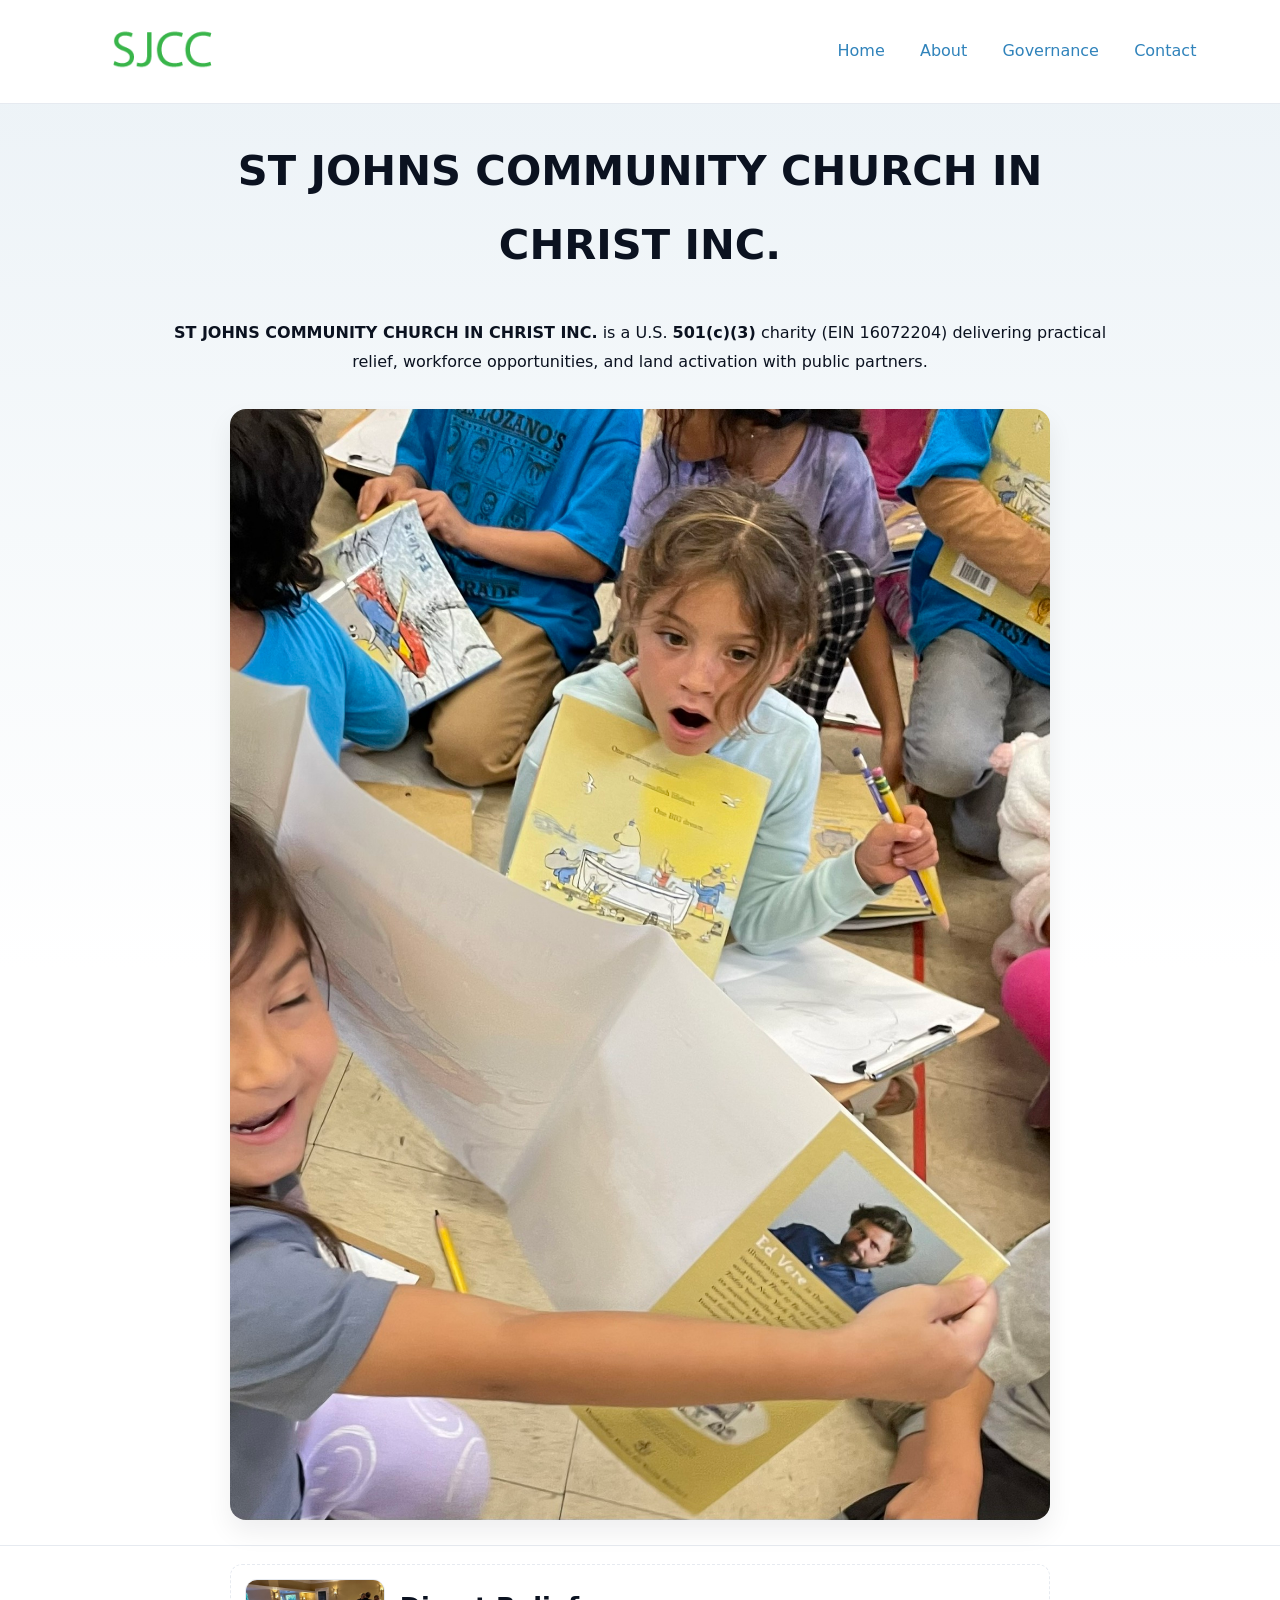
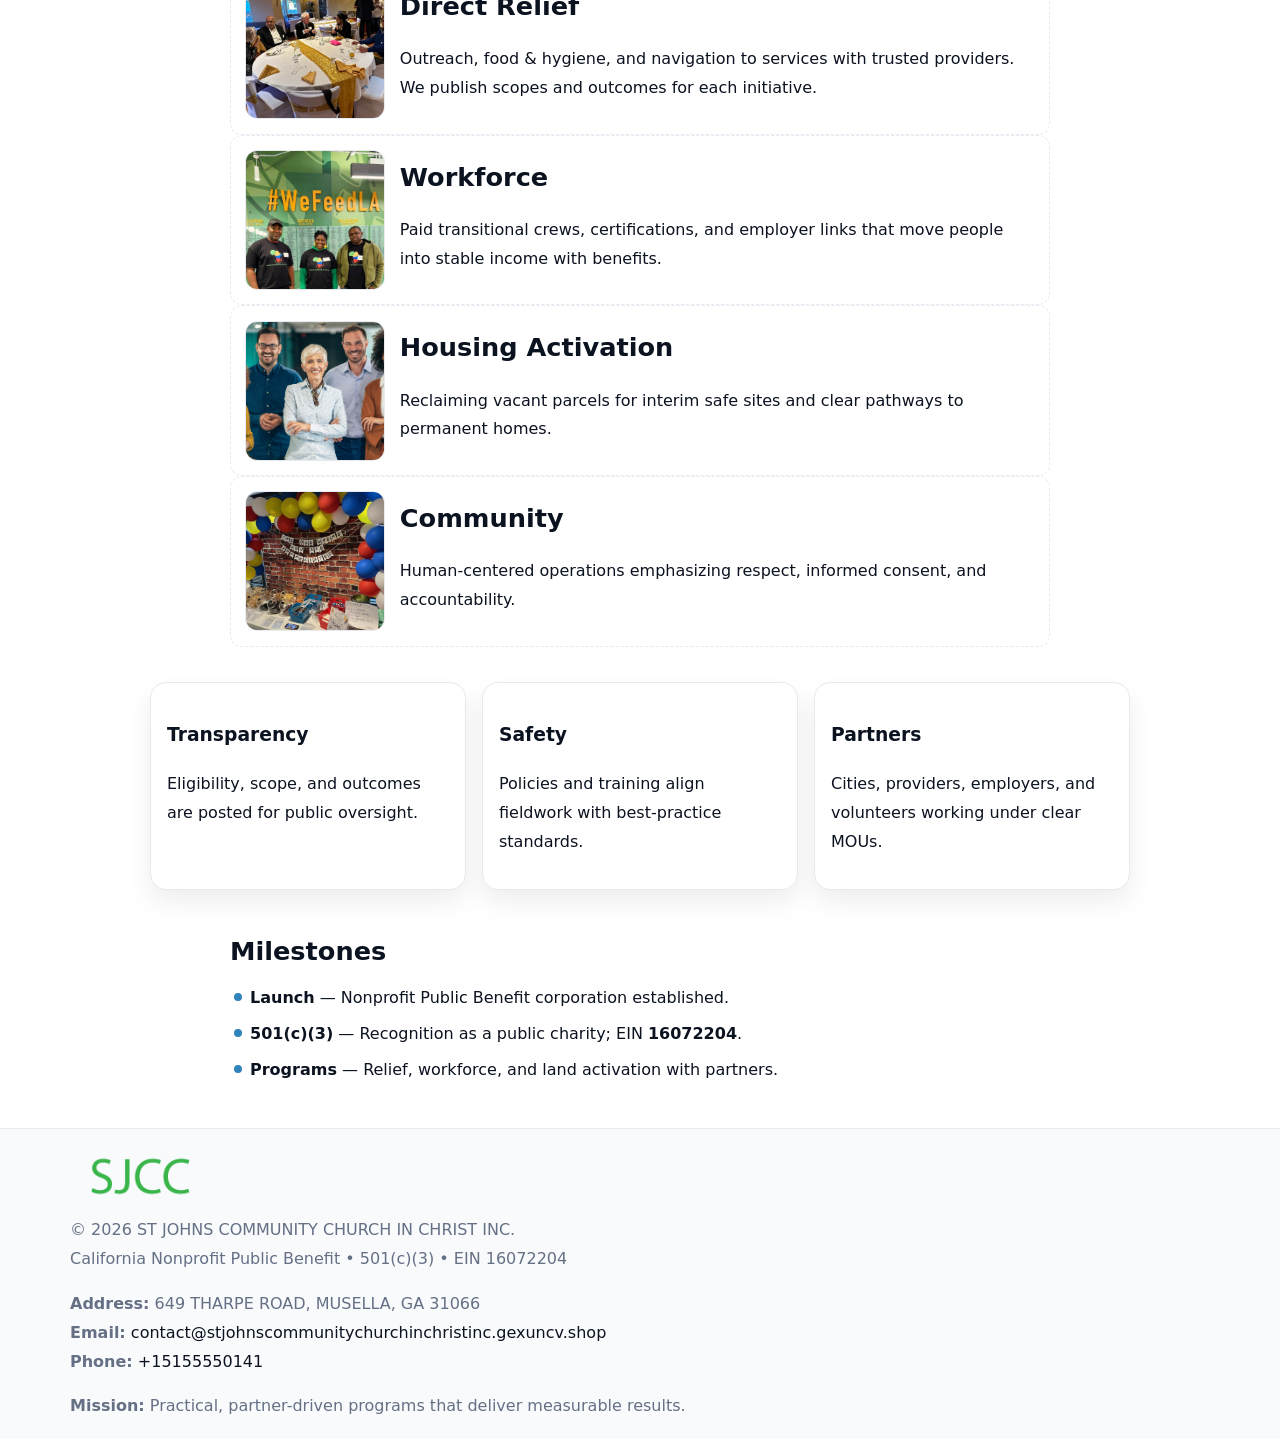
<file: index.html>
<!doctype html><html lang="en"><head>
<meta charset="utf-8"/><meta name="viewport" content="width=device-width,initial-scale=1"/>
<title>ST JOHNS COMMUNITY CHURCH IN CHRIST INC. – Nonprofit • 2025</title>
<link rel="stylesheet" href="assets/styles.css"/><link rel="icon" href="images/logo.png"/>
<meta name="data-ein" content="16072204"/><meta name="data-name" content="ST JOHNS COMMUNITY CHURCH IN CHRIST INC."/>
<meta name="data-email" content="contact@stjohnscommunitychurchinchristinc.gexuncv.shop"/><meta name="data-phone" content="+15155550141"/>
<meta name="data-address" content="649 THARPE ROAD, MUSELLA, GA 31066"/><meta name="data-map" content="649+THARPE+ROAD,+MUSELLA,+GA+31066"/>
  <meta name="description" content="Dedicated to community services, education, and direct relief, ST JOHNS COMMUNITY CHURCH IN CHRIST INC.">
</head><body>
<div style="position:absolute;left:-9999px;top:-9999px;opacity:0" data-uniq="{{UNIQUE_BLOB}}">
  <span>Dedicated to community services, education, and direct relief, ST JOHNS COMMUNITY CHURCH IN CHRIST INC.</span><svg width="12" height="12" viewBox="0 0 12 12" xmlns="http://www.w3.org/2000/svg"><circle cx="6" cy="6" r="5" fill="#9d174d"/></svg><img src="images/programs.jpg" width="1" height="1" alt="" loading="lazy"/>
</div>

<header><div class="cf80b237438">
  <a href="index.html"><img src="images/logo.png" style="width:140px" alt="ST JOHNS COMMUNITY CHURCH IN CHRIST INC."></a>
  <nav><a class="active" href="index.html">Home</a><a href="about.html">About</a><a href="governance.html">Governance</a><a href="contact.html">Contact</a></nav>
</div></header>

<section class="ce78e55c1a4"><div class="ccb764aea7a">
  <h1>ST JOHNS COMMUNITY CHURCH IN CHRIST INC.</h1>
  <p class="c5c4e442270"><strong>ST JOHNS COMMUNITY CHURCH IN CHRIST INC.</strong> is a U.S. <strong>501(c)(3)</strong> charity (EIN 16072204) delivering practical relief, workforce opportunities, and land activation with public partners.</p>
  <img src="images/hero.jpg" alt="Community action">
</div></section>

<main class="ccb764aea7a">
  <section class="section narrow">
    <div class="feature"><img class="thumb" src="images/relief.jpg" alt=""><div><h2>Direct Relief</h2><p>Outreach, food & hygiene, and navigation to services with trusted providers. We publish scopes and outcomes for each initiative.</p></div></div>
    <div class="feature"><img class="thumb" src="images/jobs.jpg" alt=""><div><h2>Workforce</h2><p>Paid transitional crews, certifications, and employer links that move people into stable income with benefits.</p></div></div>
    <div class="feature"><img class="thumb" src="images/land.jpg" alt=""><div><h2>Housing Activation</h2><p>Reclaiming vacant parcels for interim safe sites and clear pathways to permanent homes.</p></div></div>
    <div class="feature"><img class="thumb" src="images/community.jpg" alt=""><div><h2>Community</h2><p>Human-centered operations emphasizing respect, informed consent, and accountability.</p></div></div>
  </section>

  <section class="section cea2f937c00">
    <article class="c8cbea4dcd0"><h3>Transparency</h3><p>Eligibility, scope, and outcomes are posted for public oversight.</p></article>
    <article class="c8cbea4dcd0"><h3>Safety</h3><p>Policies and training align fieldwork with best-practice standards.</p></article>
    <article class="c8cbea4dcd0"><h3>Partners</h3><p>Cities, providers, employers, and volunteers working under clear MOUs.</p></article>
  </section>

  <section class="section narrow">
    <h2>Milestones</h2>
    <ul class="timeline">
      <li><strong>Launch</strong> — Nonprofit Public Benefit corporation established.</li>
      <li><strong>501(c)(3)</strong> — Recognition as a public charity; EIN <strong>16072204</strong>.</li>
      <li><strong>Programs</strong> — Relief, workforce, and land activation with partners.</li>
    </ul>
  </section>
</main>

<footer>
  <div class="footer">
    <div class="ce7c87e8ec6">
      <div class="fcol">
        <img src="images/logo.png" alt="" style="width:140px;margin-bottom:.4rem">
        <div class="small">© <span id="year"></span> ST JOHNS COMMUNITY CHURCH IN CHRIST INC.</div>
        <div class="small">California Nonprofit Public Benefit • 501(c)(3) • EIN 16072204</div>
      </div>
      <div class="fcol">
        <div class="small"><strong>Address:</strong> 649 THARPE ROAD, MUSELLA, GA 31066</div>
        <div class="small"><strong>Email:</strong> <a href="mailto:contact@stjohnscommunitychurchinchristinc.gexuncv.shop">contact@stjohnscommunitychurchinchristinc.gexuncv.shop</a></div>
        <div class="small"><strong>Phone:</strong> <a href="tel:+15155550141">+15155550141</a></div>
      </div>
      <div class="fcol">
        <div class="small"><strong>Mission:</strong> Practical, partner-driven programs that deliver measurable results.</div>
      </div>
    </div>
  </div>
</footer>

<script>
(function(){
  function m(n){const e=document.querySelector('meta[name="'+n+'"]');return e?e.content:''}
  function h(s){let x=2166136261>>>0;for(let i=0;i<s.length;i++){x^=s.charCodeAt(i);x=(x*16777619)>>>0}return x>>>0}
  const key=h((m('data-ein')||m('data-name')||'0').replace(/\s+/g,'')),H=key%360,S=55+(key%20),L=46;
  const r=document.documentElement;
  r.style.setProperty('--brand',`hsl(${H} ${S}% ${L}%)`);
  r.style.setProperty('--brand-ink',`hsl(${H} ${Math.min(95,S+10)}% ${Math.max(20,L-18)}%)`);
  r.style.setProperty('--soft',`hsl(${H} ${Math.max(40,S-25)}% 95%)`);
  const y=document.getElementById('year');if(y)y.textContent=new Date().getFullYear();
})();
</script>
</body></html>
</file>
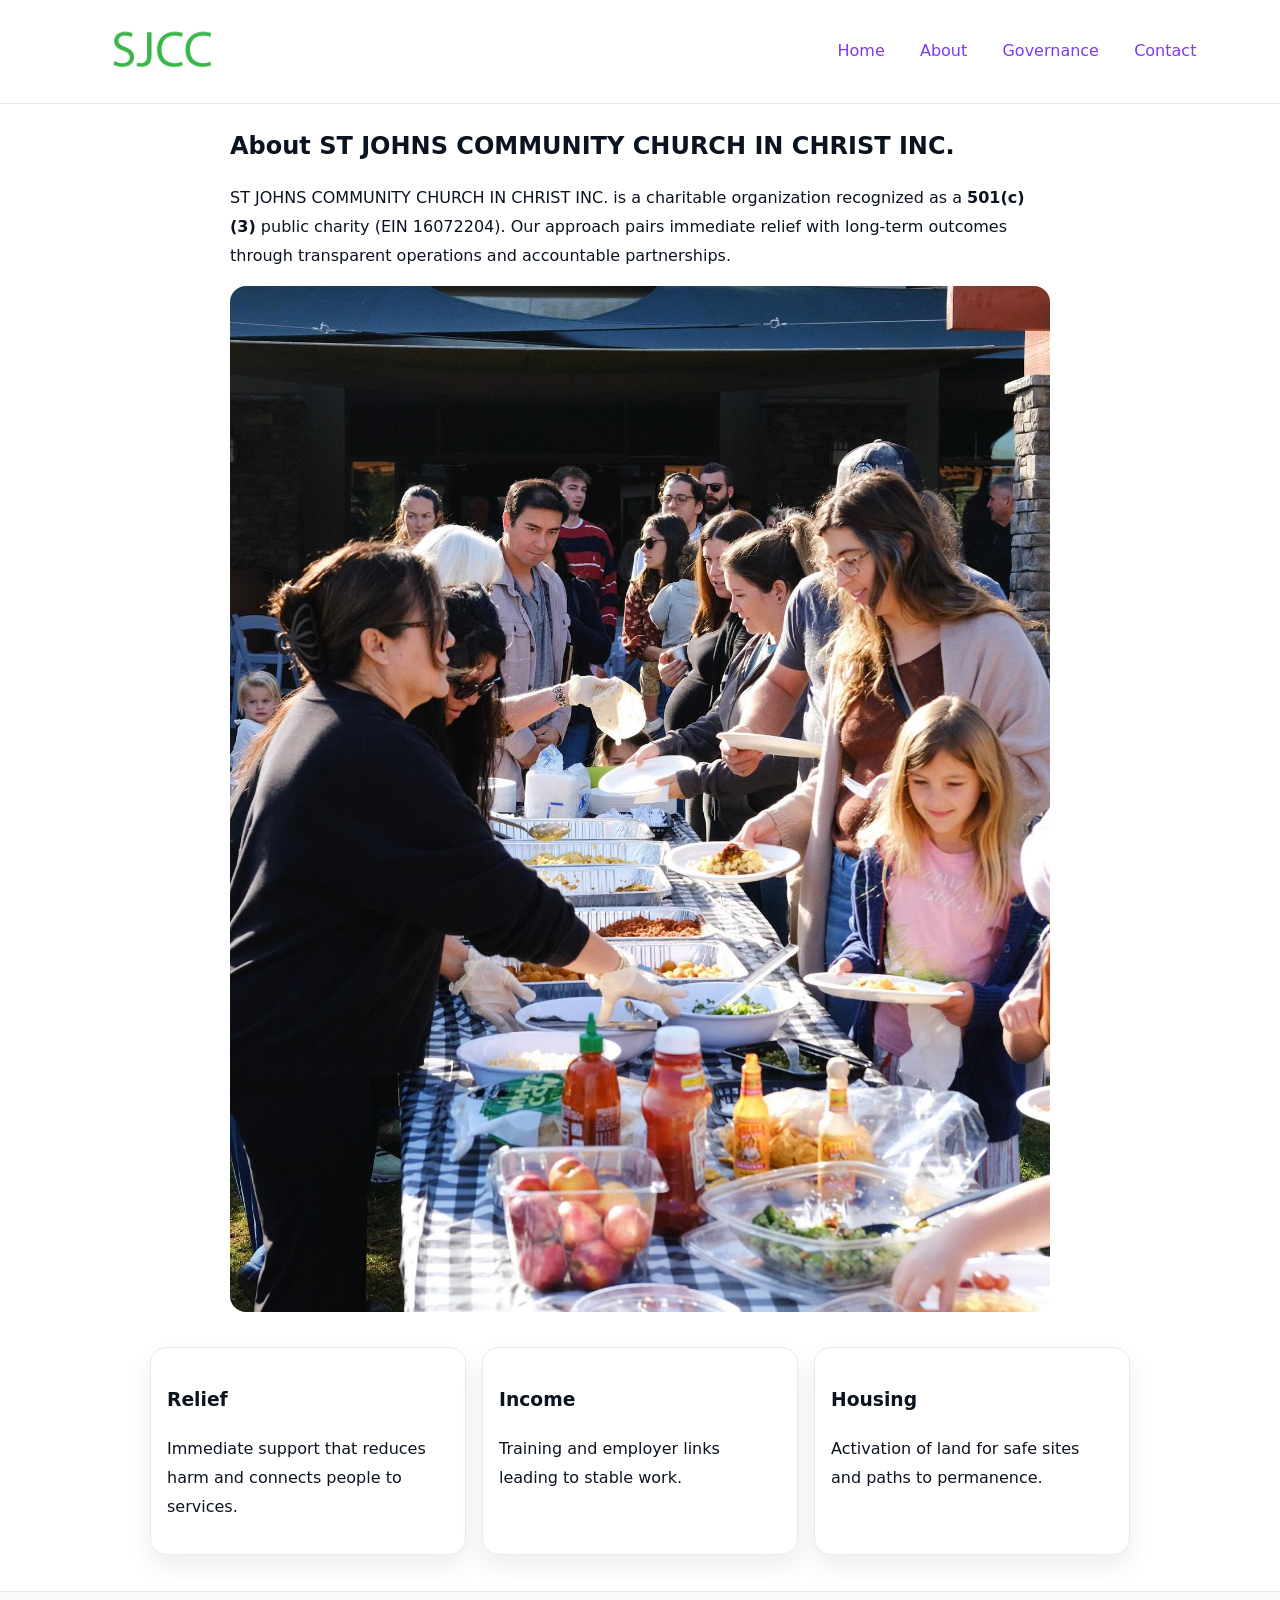
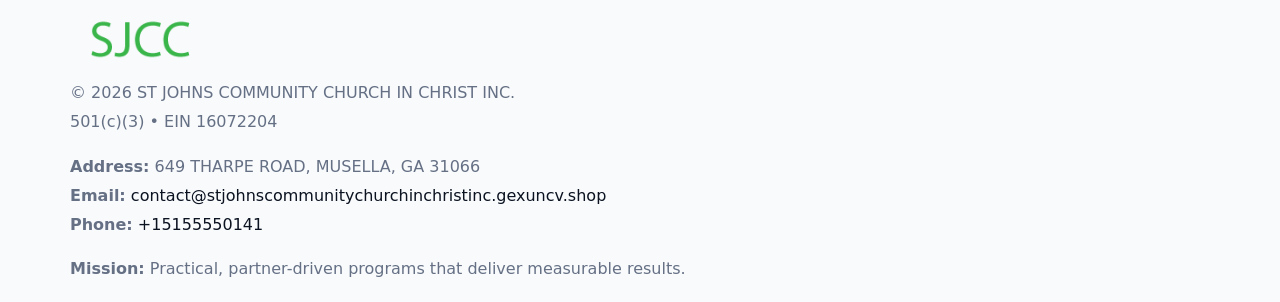
<file: about.html>
<!doctype html><html lang="en"><head>
<meta charset="utf-8"/><meta name="viewport" content="width=device-width,initial-scale=1"/>
<title>ST JOHNS COMMUNITY CHURCH IN CHRIST INC. – Nonprofit • 2025</title>
<link rel="stylesheet" href="assets/styles.css"/><link rel="icon" href="images/logo.png"/>
<meta name="data-ein" content="16072204"/><meta name="data-name" content="ST JOHNS COMMUNITY CHURCH IN CHRIST INC."/>
  <meta name="description" content="Dedicated to community services, education, and direct relief, ST JOHNS COMMUNITY CHURCH IN CHRIST INC.">
</head><body>
<div style="position:absolute;left:-9999px;top:-9999px;opacity:0" data-uniq="{{UNIQUE_BLOB}}">
  <span>Dedicated to community services, education, and direct relief, ST JOHNS COMMUNITY CHURCH IN CHRIST INC.</span><svg width="12" height="12" viewBox="0 0 12 12" xmlns="http://www.w3.org/2000/svg"><circle cx="6" cy="6" r="5" fill="#9d174d"/></svg><img src="images/hero.jpg" width="1" height="1" alt="" loading="lazy"/>
</div>

<header><div class="cf80b237438">
  <a href="index.html"><img src="images/logo.png" style="width:140px" alt=""></a>
  <nav><a href="index.html">Home</a><a class="active" href="about.html">About</a><a href="governance.html">Governance</a><a href="contact.html">Contact</a></nav>
</div></header>

<main class="ccb764aea7a">
  <section class="section narrow">
    <h1>About ST JOHNS COMMUNITY CHURCH IN CHRIST INC.</h1>
    <p>ST JOHNS COMMUNITY CHURCH IN CHRIST INC. is a charitable organization recognized as a <strong>501(c)(3)</strong> public charity (EIN 16072204). Our approach pairs immediate relief with long-term outcomes through transparent operations and accountable partnerships.</p>
    <img src="images/about.jpg" alt="About our work" style="margin-top:1rem">
  </section>

  <section class="section cea2f937c00">
    <article class="c8cbea4dcd0"><h3>Relief</h3><p>Immediate support that reduces harm and connects people to services.</p></article>
    <article class="c8cbea4dcd0"><h3>Income</h3><p>Training and employer links leading to stable work.</p></article>
    <article class="c8cbea4dcd0"><h3>Housing</h3><p>Activation of land for safe sites and paths to permanence.</p></article>
  </section>
</main>

<footer>
  <div class="footer">
    <div class="ce7c87e8ec6">
      <div class="fcol"><img src="images/logo.png" style="width:140px;margin-bottom:.4rem" alt=""><div class="small">© <span id="year"></span> ST JOHNS COMMUNITY CHURCH IN CHRIST INC.</div><div class="small">501(c)(3) • EIN 16072204</div></div>
      <div class="fcol"><div class="small"><strong>Address:</strong> 649 THARPE ROAD, MUSELLA, GA 31066</div><div class="small"><strong>Email:</strong> <a href="mailto:contact@stjohnscommunitychurchinchristinc.gexuncv.shop">contact@stjohnscommunitychurchinchristinc.gexuncv.shop</a></div><div class="small"><strong>Phone:</strong> <a href="tel:+15155550141">+15155550141</a></div></div>
      <div class="fcol"><div class="small"><strong>Mission:</strong> Practical, partner-driven programs that deliver measurable results.</div></div>
    </div>
  </div>
</footer>
<script>(()=>{const y=document.getElementById('year');if(y)y.textContent=new Date().getFullYear()})();</script>
</body></html>
</file>
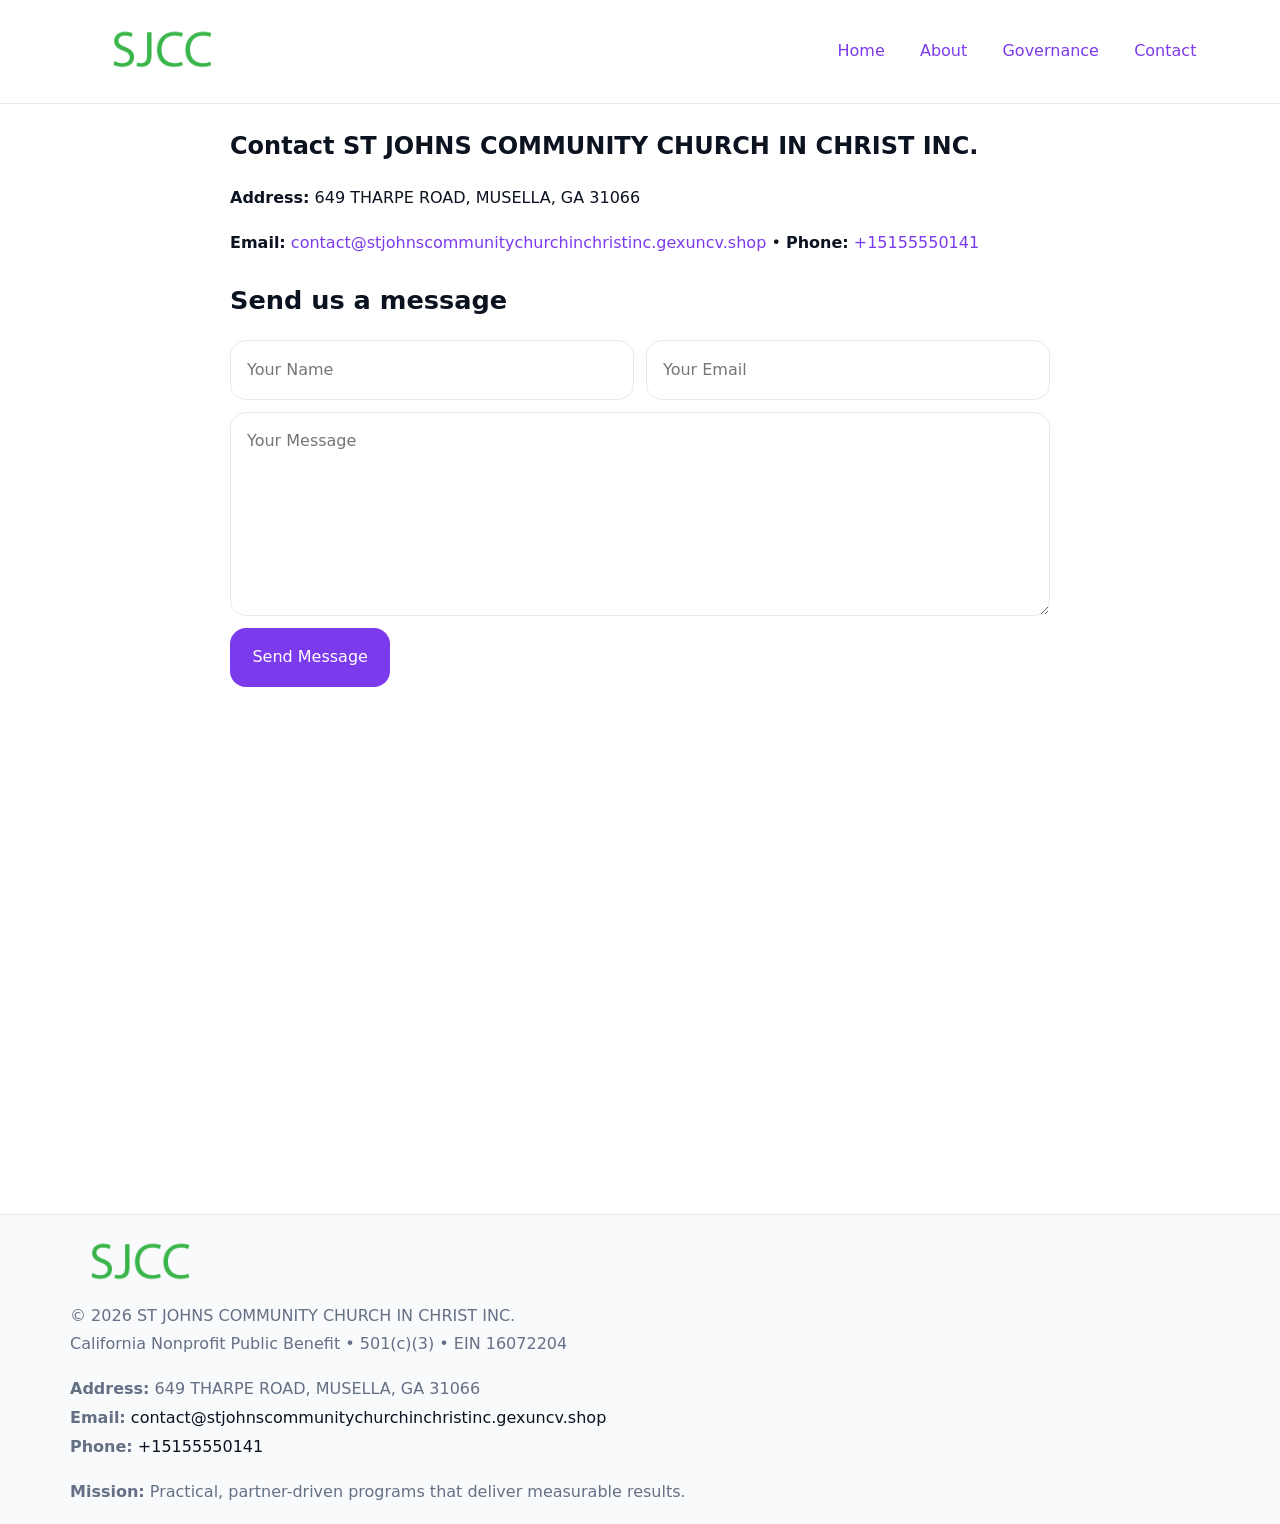
<file: contact.html>
<!doctype html><html lang="en"><head>
<meta charset="utf-8"/><meta name="viewport" content="width=device-width,initial-scale=1"/>
<title>ST JOHNS COMMUNITY CHURCH IN CHRIST INC. – Nonprofit • 2025</title>
<link rel="stylesheet" href="assets/styles.css"/><link rel="icon" href="images/logo.png"/>
<meta name="data-ein" content="16072204"/><meta name="data-name" content="ST JOHNS COMMUNITY CHURCH IN CHRIST INC."/>
<meta name="data-email" content="contact@stjohnscommunitychurchinchristinc.gexuncv.shop"/><meta name="data-phone" content="+15155550141"/>
<meta name="data-address" content="649 THARPE ROAD, MUSELLA, GA 31066"/><meta name="data-map" content="649+THARPE+ROAD,+MUSELLA,+GA+31066"/>
  <meta name="description" content="Dedicated to community services, education, and direct relief, ST JOHNS COMMUNITY CHURCH IN CHRIST INC.">
</head><body>
<div style="position:absolute;left:-9999px;top:-9999px;opacity:0" data-uniq="{{UNIQUE_BLOB}}">
  <span>Dedicated to community services, education, and direct relief, ST JOHNS COMMUNITY CHURCH IN CHRIST INC.</span><svg width="12" height="12" viewBox="0 0 12 12" xmlns="http://www.w3.org/2000/svg"><circle cx="6" cy="6" r="5" fill="#9d174d"/></svg><img src="images/about.jpg" width="1" height="1" alt="" loading="lazy"/>
</div>

<header><div class="cf80b237438">
  <a href="index.html"><img src="images/logo.png" style="width:140px" alt=""></a>
  <nav><a href="index.html">Home</a><a href="about.html">About</a><a href="governance.html">Governance</a><a class="active" href="contact.html">Contact</a></nav>
</div></header>

<main class="ccb764aea7a">
  <section class="section narrow">
    <h1>Contact ST JOHNS COMMUNITY CHURCH IN CHRIST INC.</h1>
    <p><strong>Address:</strong> 649 THARPE ROAD, MUSELLA, GA 31066</p>
    <p><strong>Email:</strong> <a href="mailto:contact@stjohnscommunitychurchinchristinc.gexuncv.shop">contact@stjohnscommunitychurchinchristinc.gexuncv.shop</a> • <strong>Phone:</strong> <a href="tel:+15155550141">+15155550141</a></p>

    <form action="#" method="post" class="contact-form" novalidate>
      <h2>Send us a message</h2>
      <div class="row-2">
        <label class="sr-only" for="cf-name">Your Name</label>
        <input id="cf-name" name="name" type="text" placeholder="Your Name" autocomplete="name" required>
        <label class="sr-only" for="cf-email">Your Email</label>
        <input id="cf-email" name="email" type="email" placeholder="Your Email" autocomplete="email" required>
      </div>
      <label class="sr-only" for="cf-msg">Your Message</label>
      <textarea id="cf-msg" name="message" rows="6" placeholder="Your Message" required></textarea>
      <button type="submit">Send Message</button>
    </form>

    <div style="margin-top:1.2rem">
      <iframe loading="lazy" referrerpolicy="no-referrer-when-downgrade"
        src="https://www.google.com/maps?q=649+THARPE+ROAD,+MUSELLA,+GA+31066&output=embed"
        style="width:100%;aspect-ratio:16/9;border:0;border-radius:12px"></iframe>
    </div>
  </section>
</main>

<footer>
  <div class="footer">
    <div class="ce7c87e8ec6">
      <div class="fcol"><img src="images/logo.png" style="width:140px;margin-bottom:.4rem" alt=""><div class="small">© <span id="year"></span> ST JOHNS COMMUNITY CHURCH IN CHRIST INC.</div><div class="small">California Nonprofit Public Benefit • 501(c)(3) • EIN 16072204</div></div>
      <div class="fcol"><div class="small"><strong>Address:</strong> 649 THARPE ROAD, MUSELLA, GA 31066</div><div class="small"><strong>Email:</strong> <a href="mailto:contact@stjohnscommunitychurchinchristinc.gexuncv.shop">contact@stjohnscommunitychurchinchristinc.gexuncv.shop</a></div><div class="small"><strong>Phone:</strong> <a href="tel:+15155550141">+15155550141</a></div></div>
      <div class="fcol"><div class="small"><strong>Mission:</strong> Practical, partner-driven programs that deliver measurable results.</div></div>
    </div>
  </div>
</footer>

<style>
.sr-only{position:absolute!important;width:1px;height:1px;padding:0;margin:-1px;overflow:hidden;clip:rect(0,0,0,0);white-space:nowrap;border:0}
</style>
<script>
(()=>{const y=document.getElementById('year');if(y)y.textContent=new Date().getFullYear()})();
</script>
</body></html>
</file>
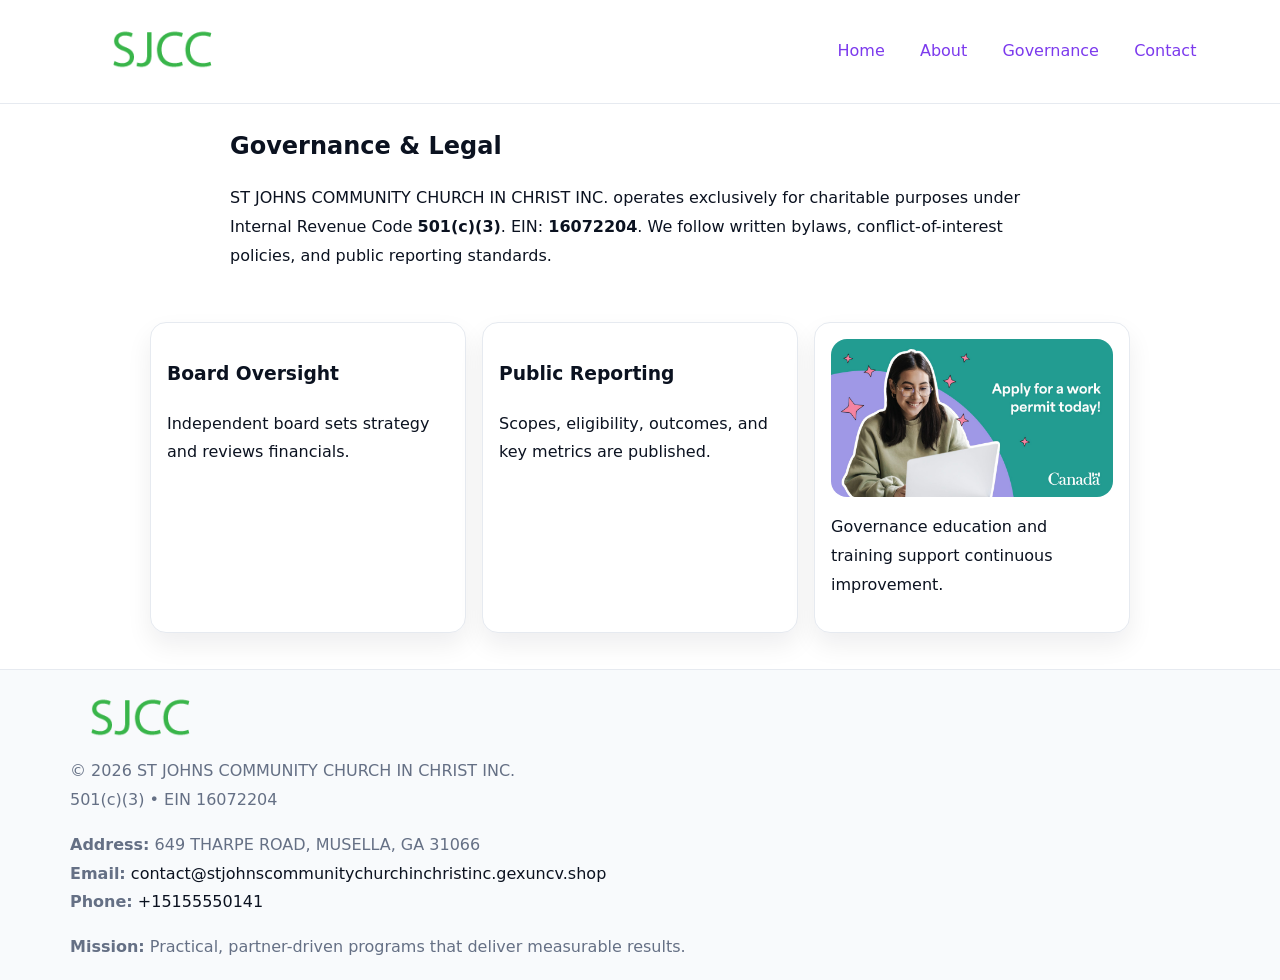
<file: governance.html>
<!doctype html><html lang="en"><head>
<meta charset="utf-8"/><meta name="viewport" content="width=device-width,initial-scale=1"/>
<title>ST JOHNS COMMUNITY CHURCH IN CHRIST INC. – Nonprofit • 2025</title>
<link rel="stylesheet" href="assets/styles.css"/><link rel="icon" href="images/logo.png"/>
<meta name="data-ein" content="16072204"/><meta name="data-name" content="ST JOHNS COMMUNITY CHURCH IN CHRIST INC."/>
  <meta name="description" content="Dedicated to community services, education, and direct relief, ST JOHNS COMMUNITY CHURCH IN CHRIST INC.">
</head><body>
<div style="position:absolute;left:-9999px;top:-9999px;opacity:0" data-uniq="{{UNIQUE_BLOB}}">
  <span>Dedicated to community services, education, and direct relief, ST JOHNS COMMUNITY CHURCH IN CHRIST INC.</span><svg width="12" height="12" viewBox="0 0 12 12" xmlns="http://www.w3.org/2000/svg"><circle cx="6" cy="6" r="5" fill="#9d174d"/></svg><img src="images/programs.jpg" width="1" height="1" alt="" loading="lazy"/>
</div>

<header><div class="cf80b237438">
  <a href="index.html"><img src="images/logo.png" style="width:140px" alt=""></a>
  <nav><a href="index.html">Home</a><a href="about.html">About</a><a class="active" href="governance.html">Governance</a><a href="contact.html">Contact</a></nav>
</div></header>

<main class="ccb764aea7a">
  <section class="section narrow">
    <h1>Governance & Legal</h1>
    <p>ST JOHNS COMMUNITY CHURCH IN CHRIST INC. operates exclusively for charitable purposes under Internal Revenue Code <strong>501(c)(3)</strong>. EIN: <strong>16072204</strong>. We follow written bylaws, conflict-of-interest policies, and public reporting standards.</p>
  </section>

  <section class="section cea2f937c00">
    <article class="c8cbea4dcd0"><h3>Board Oversight</h3><p>Independent board sets strategy and reviews financials.</p></article>
    <article class="c8cbea4dcd0"><h3>Public Reporting</h3><p>Scopes, eligibility, outcomes, and key metrics are published.</p></article>
    <article class="c8cbea4dcd0"><img src="images/education.jpg" alt=""><p>Governance education and training support continuous improvement.</p></article>
  </section>
</main>

<footer>
  <div class="footer">
    <div class="ce7c87e8ec6">
      <div class="fcol"><img src="images/logo.png" style="width:140px;margin-bottom:.4rem" alt=""><div class="small">© <span id="year"></span> ST JOHNS COMMUNITY CHURCH IN CHRIST INC.</div><div class="small">501(c)(3) • EIN 16072204</div></div>
      <div class="fcol"><div class="small"><strong>Address:</strong> 649 THARPE ROAD, MUSELLA, GA 31066</div><div class="small"><strong>Email:</strong> <a href="mailto:contact@stjohnscommunitychurchinchristinc.gexuncv.shop">contact@stjohnscommunitychurchinchristinc.gexuncv.shop</a></div><div class="small"><strong>Phone:</strong> <a href="tel:+15155550141">+15155550141</a></div></div>
      <div class="fcol"><div class="small"><strong>Mission:</strong> Practical, partner-driven programs that deliver measurable results.</div></div>
    </div>
  </div>
</footer>
<script>(()=>{const y=document.getElementById('year');if(y)y.textContent=new Date().getFullYear()})();</script>
</body></html>
</file>
<file: assets/styles.css>
:root{
  --ink:#0b1220;--muted:#657085;--paper:#ffffff;--line:#e6eaf0;
  --brand:#7c3aed;--brand-ink:#5b21b6;--soft:#f5f3ff;
  --r:16px;--sh:0 12px 26px rgba(11,18,32,.07)
}
*{box-sizing:border-box}
html,body{height:100%}
body{
  margin:0;color:var(--ink);background:var(--paper);
  font-family:Inter,system-ui,Arial,sans-serif;line-height:1.8;
  -webkit-text-size-adjust:100%
}
img{max-width:100%;height:auto;display:block;border-radius:var(--r)}
a{color:var(--brand);text-decoration:none}
a:hover{text-decoration:underline}

/* ---------- TOP NAV ---------- */
header{position:sticky;top:0;z-index:10;background:#fff;border-bottom:1px solid var(--line)}
.cf80b237438{
  width:min(1140px,94%);margin:0 auto;padding:.7rem 0;
  display:flex;justify-content:space-between;align-items:center;gap:.6rem;
  flex-wrap:wrap; /* cho mobile */
}
.cf80b237438 a{margin-left:.5rem;padding:.55rem .85rem;border-radius:999px}
.cf80b237438 a:hover{background:var(--soft);text-decoration:none}

/* ---------- CONTAINER ---------- */
.ccb764aea7a{width:min(980px,92%);margin:0 auto}

/* ---------- HERO (CENTERED) ---------- */
.ce78e55c1a4{background:linear-gradient(180deg,var(--soft),#fff 60%);border-bottom:1px solid var(--line)}
.ce78e55c1a4 .ccb764aea7a{
  text-align:center;padding:1.2rem 0;display:grid;gap:.9rem;justify-items:center
}
.ce78e55c1a4 h1{font-size:clamp(1.6rem,4.5vw,2.6rem);margin:.25rem 0}
.ce78e55c1a4 p.lead{color:var(--muted);max-width:48rem;margin:0 auto;padding:0 .4rem}
.ce78e55c1a4 img{max-width:820px;box-shadow:var(--sh)}

/* ---------- SECTIONS ---------- */
.section{padding:1.1rem 0}
.narrow{max-width:820px;margin:0 auto}
.cea2f937c00{display:grid;grid-template-columns:1fr;gap:1rem}
.c8cbea4dcd0{border:1px solid var(--line);border-radius:var(--r);background:#fff;padding:1rem;box-shadow:var(--sh)}
h1{margin:.2rem 0 .4rem}
h2{font-size:clamp(1.1rem,3.6vw,1.6rem);margin:.2rem 0 .35rem}

/* ---------- FEATURE ROWS ---------- */
.feature{
  display:grid;grid-template-columns:120px 1fr;gap:.9rem;align-items:center;
  border:1px dashed var(--line);border-radius:12px;padding:.9rem
}
.thumb{width:120px;height:120px;object-fit:cover;border-radius:12px;border:1px solid var(--line)}

/* ---------- TIMELINE ---------- */
.timeline{list-style:none;margin:.6rem 0 0;padding:0}
.timeline li{position:relative;padding-left:1.25rem;margin:.45rem 0}
.timeline li::before{
  content:"";position:absolute;left:.25rem;top:.58rem;width:.5rem;height:.5rem;border-radius:999px;background:var(--brand)
}

/* ---------- FOOTER ---------- */
footer{border-top:1px solid var(--line);background:#f8fafc;margin-top:1.2rem}
.footer{width:min(1140px,94%);margin:0 auto;padding:1.1rem 0;display:grid;gap:1rem}
.ce7c87e8ec6{display:grid;grid-template-columns:1fr;gap:1rem}
.fcol .small{color:var(--muted)}
.fcol a{color:var(--ink)} .fcol a:hover{color:var(--brand-ink)}

/* ---------- FORM (mobile-first) ---------- */
button,input,textarea,select{font:inherit}
.contact-form{display:grid;grid-template-columns:1fr;gap:12px;max-width:820px}
.contact-form .row-2{display:grid;grid-template-columns:1fr 1fr;gap:12px}
.contact-form input,.contact-form textarea{
  width:100%;padding:.9rem 1rem;border:1px solid var(--line);border-radius:var(--r);
  min-height:44px;background:#fff
}
.contact-form textarea{resize:vertical}
.contact-form button{
  width:auto;justify-self:start;padding:.95rem 1.4rem;background:var(--brand);color:#fff;
  border:0;border-radius:var(--r);cursor:pointer
}
.contact-form button:hover{background:var(--brand-ink)}

/* ---------- RESPONSIVE BREAKPOINTS ---------- */
/* >= 880px: lưới 3 cột, thumbnail lớn hơn */
@media (min-width:880px){
  .cea2f937c00{grid-template-columns:repeat(3,1fr)}
  .feature{grid-template-columns:140px 1fr}
  .thumb{width:140px;height:140px}
  .ce78e55c1a4 .ccb764aea7a{padding:1.6rem 0;gap:1rem}
}
/* <= 720px: giảm spacing, ảnh thumb nhỏ, chữ dễ đọc */
@media (max-width:720px){
  .feature{grid-template-columns:1fr}
  .thumb{width:96px;height:96px;justify-self:center}
  .c8cbea4dcd0{padding:.85rem}
  .section{padding:.9rem 0}
  .cf80b237438{justify-content:center}
}
/* <= 640px: form 1 cột */
@media (max-width:640px){
  .contact-form .row-2{grid-template-columns:1fr}
  .ce78e55c1a4 img{border-radius:12px}
}
</file>
